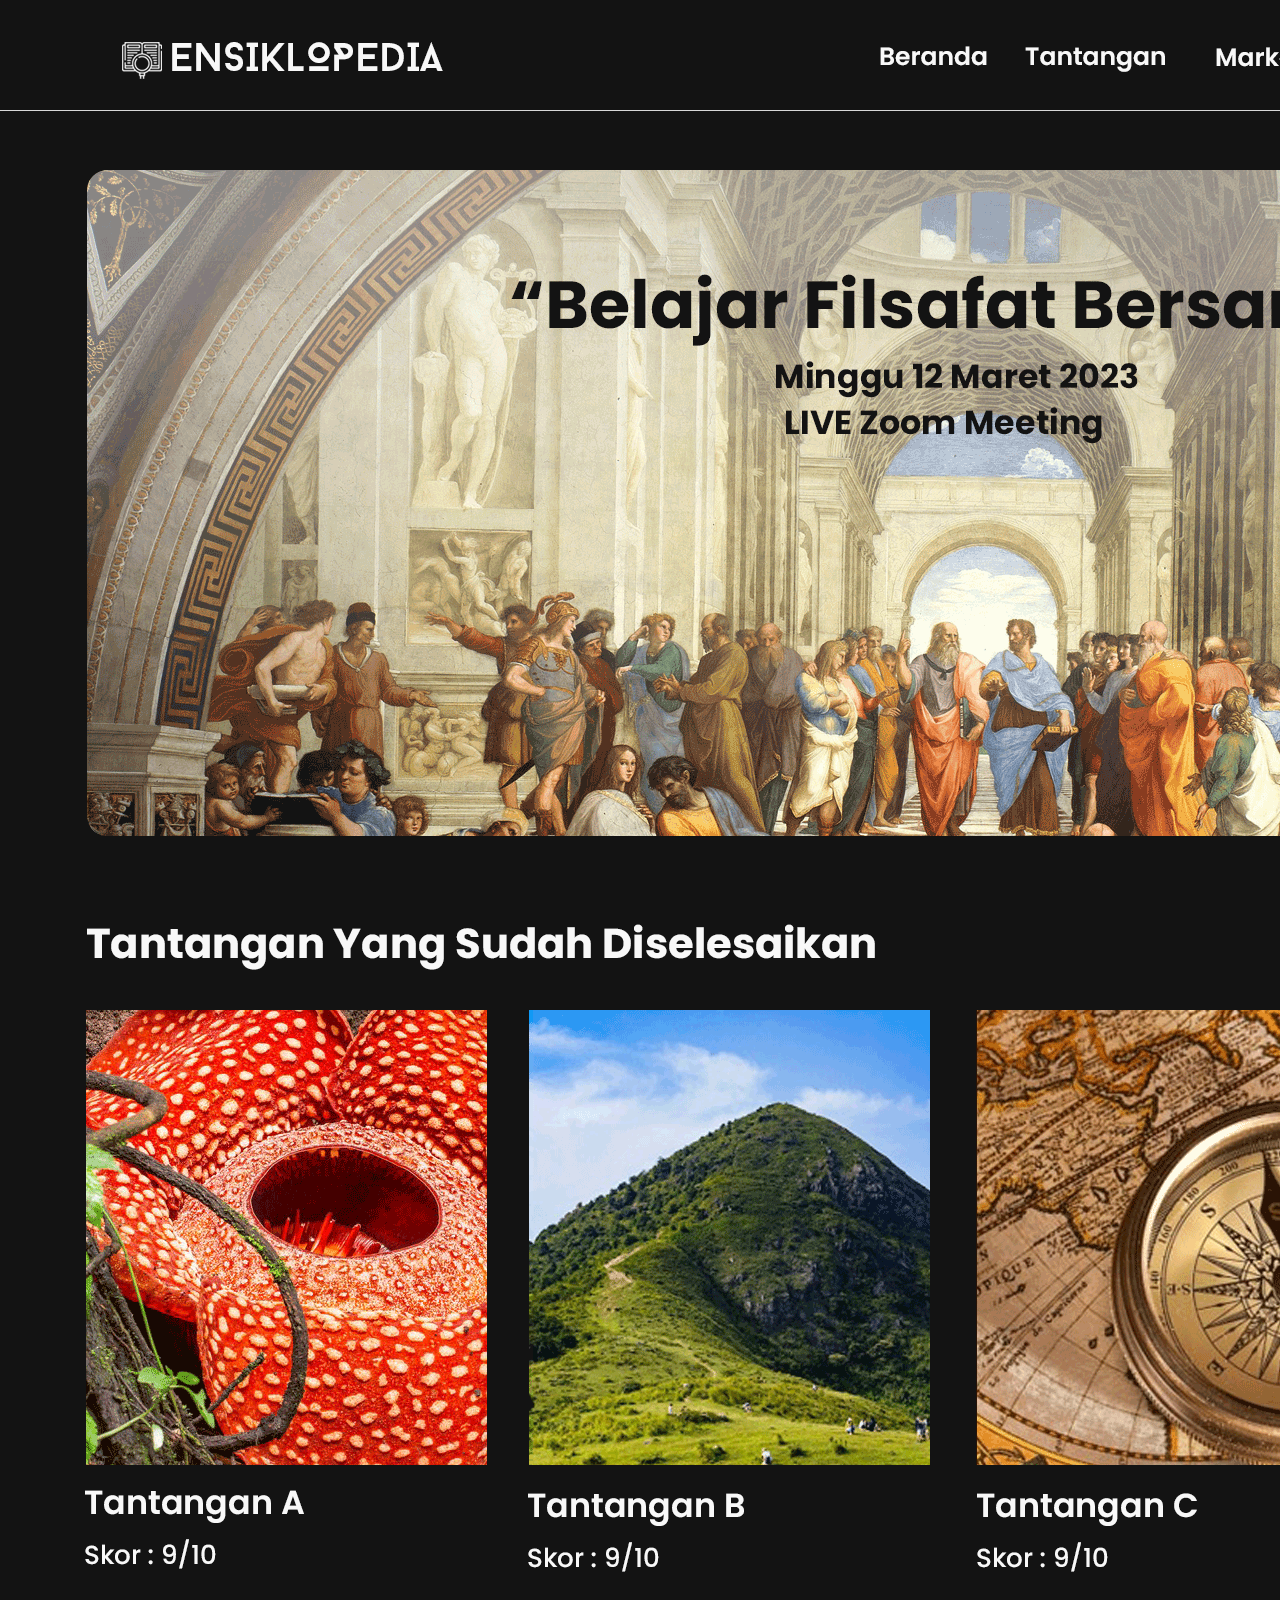
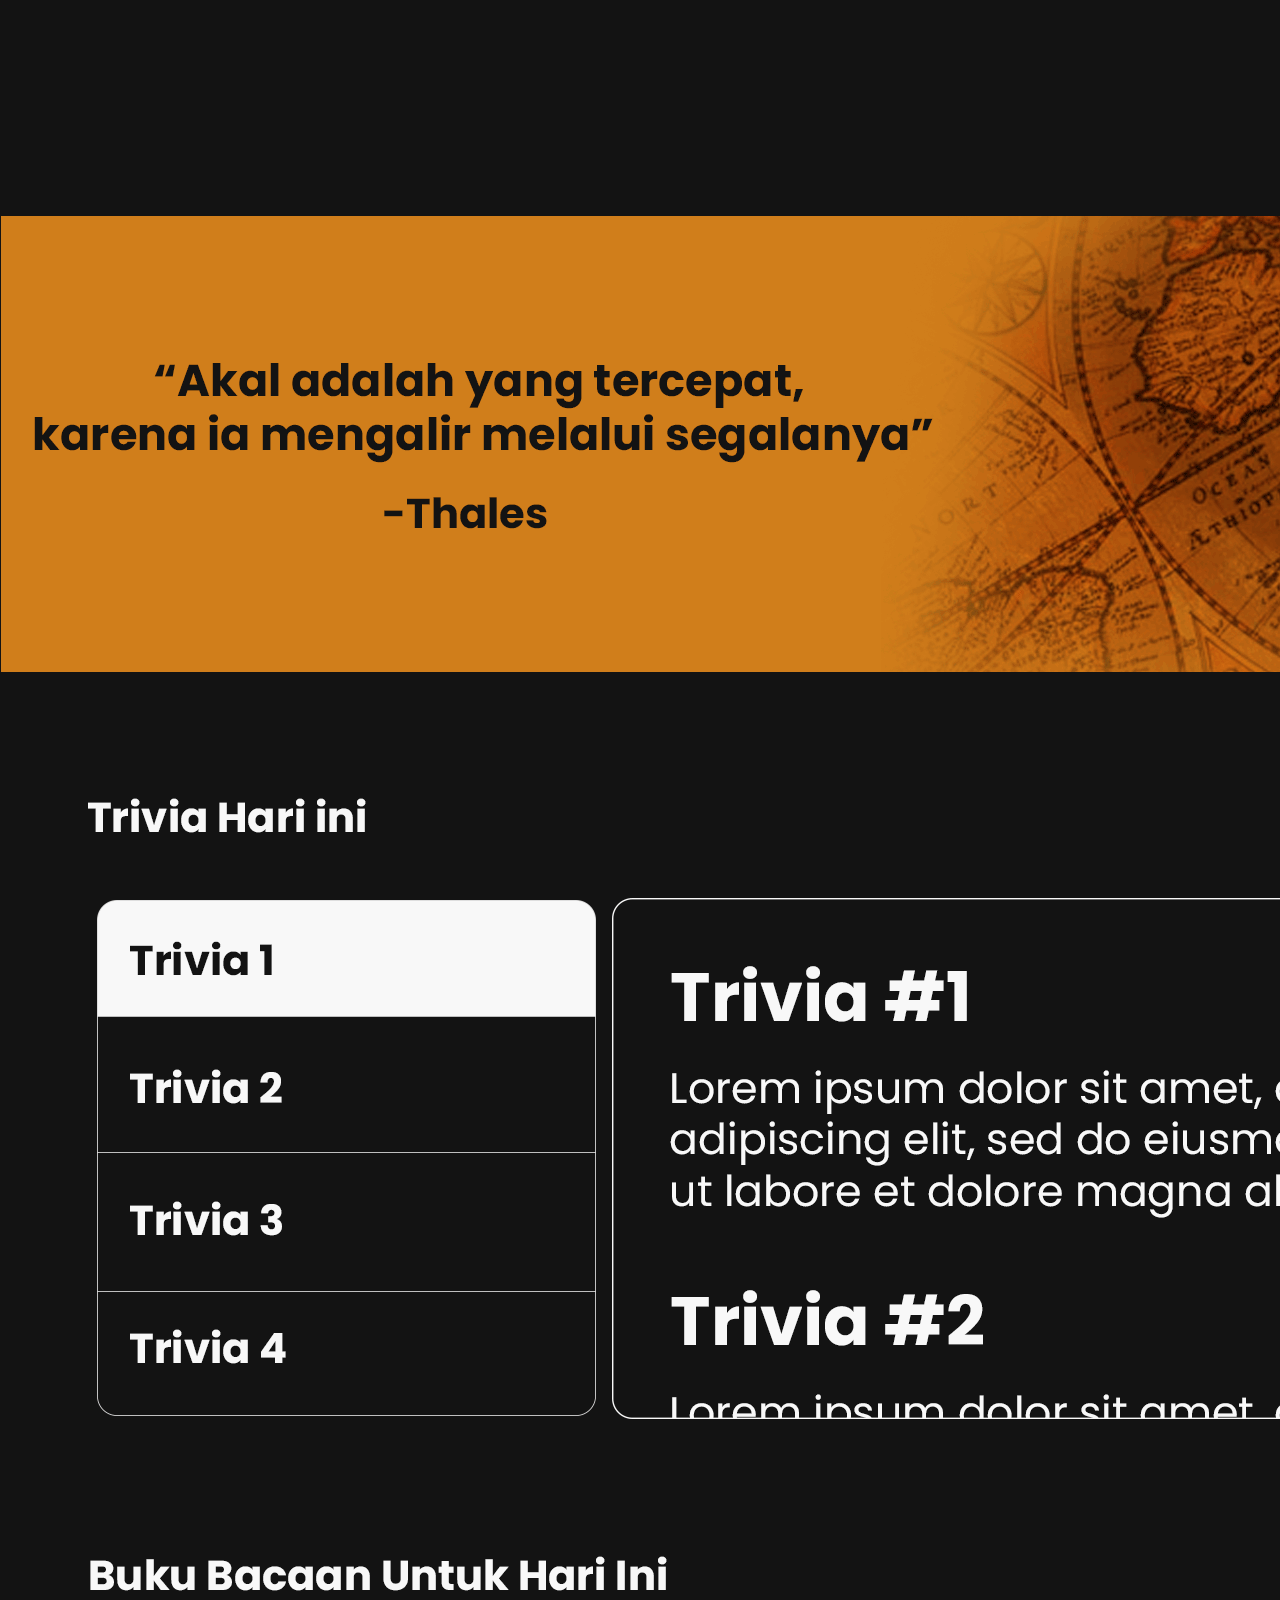
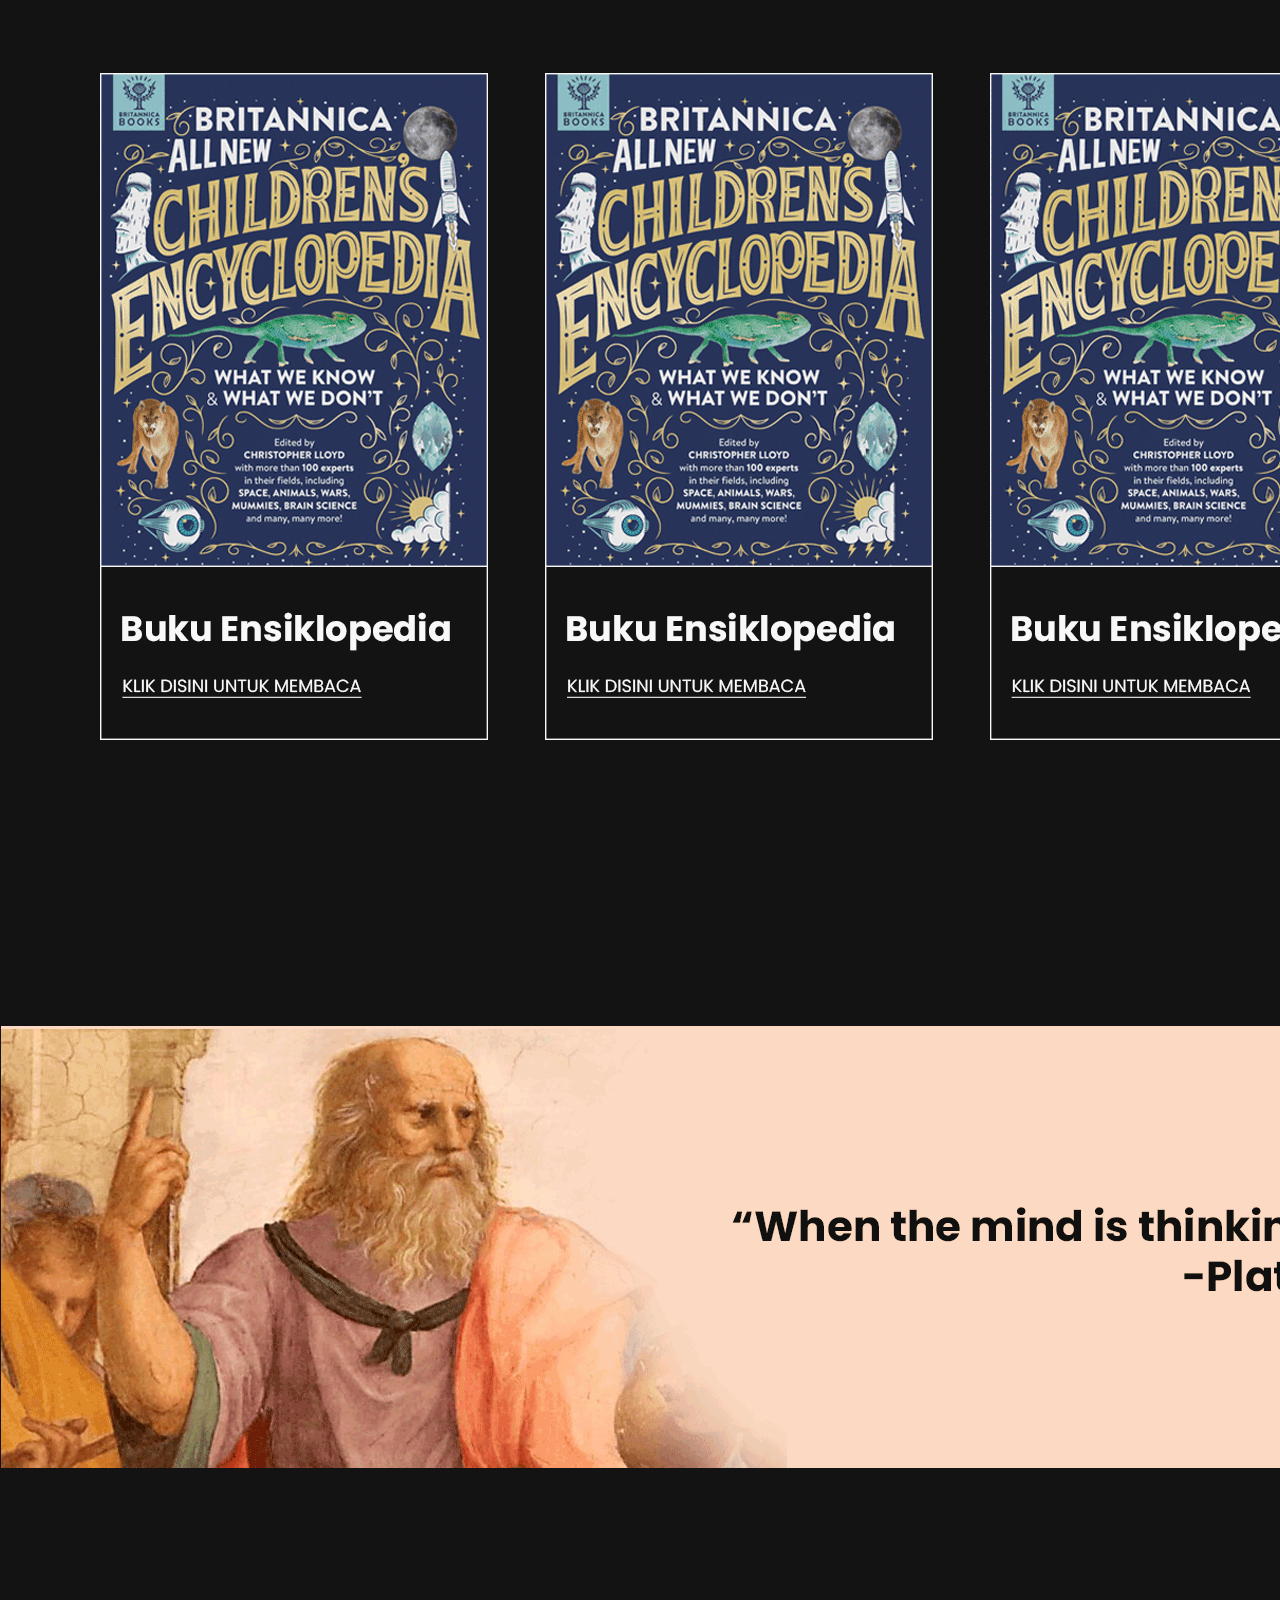
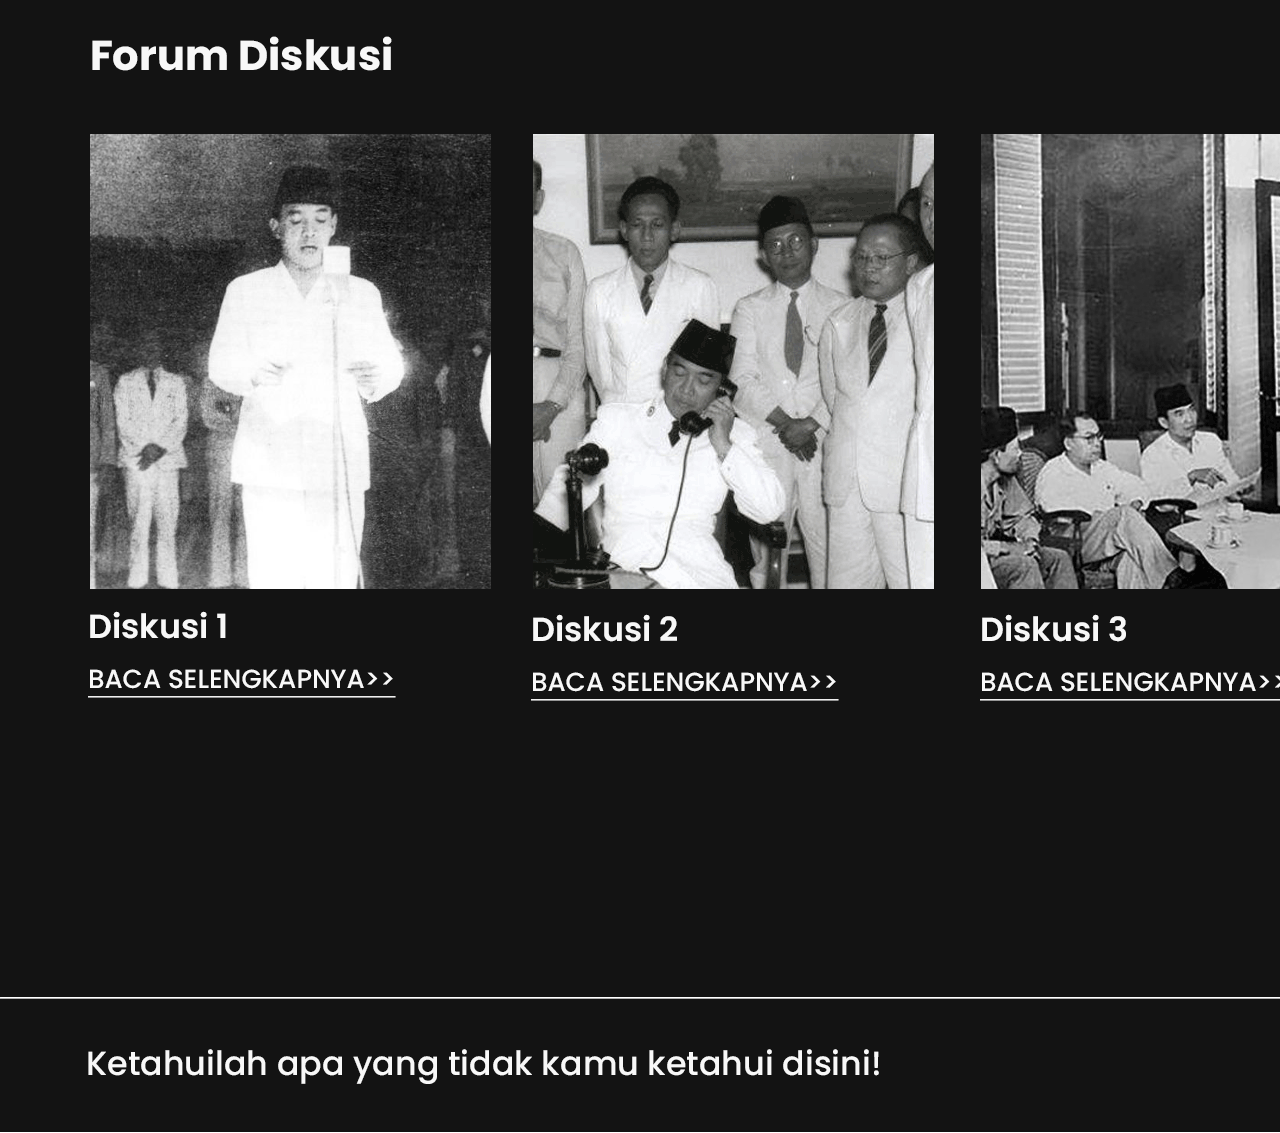
<file: ensiklopedia-slicing.html>
<html>
<head>
<title>ensiklopedia</title>
<meta http-equiv="Content-Type" content="text/html; charset=iso-8859-1">
</head>
<body bgcolor="#FFFFFF" leftmargin="0" topmargin="0" marginwidth="0" marginheight="0">
<!-- ImageReady Slices (ensiklopedia.psd) -->
<table id="Table_01" width="1921" height="5933" border="0" cellpadding="0" cellspacing="0">
	<tr>
		<td colspan="24">
			<img src="images/ensiklopedia-slicing_01.png" width="1920" height="111" alt=""></td>
		<td>
			<img src="images/spacer.gif" width="1" height="111" alt=""></td>
	</tr>
	<tr>
		<td colspan="24">
			<img src="images/ensiklopedia-slicing_02.png" width="1920" height="59" alt=""></td>
		<td>
			<img src="images/spacer.gif" width="1" height="59" alt=""></td>
	</tr>
	<tr>
		<td colspan="3" rowspan="2">
			<img src="images/ensiklopedia-slicing_03.png" width="89" height="840" alt=""></td>
		<td colspan="19">
			<img src="images/ensiklopedia-slicing_04.png" width="1740" height="666" alt=""></td>
		<td colspan="2" rowspan="2">
			<img src="images/ensiklopedia-slicing_05.png" width="91" height="840" alt=""></td>
		<td>
			<img src="images/spacer.gif" width="1" height="666" alt=""></td>
	</tr>
	<tr>
		<td colspan="19">
			<img src="images/ensiklopedia-slicing_06.png" width="1740" height="174" alt=""></td>
		<td>
			<img src="images/spacer.gif" width="1" height="174" alt=""></td>
	</tr>
	<tr>
		<td colspan="2" rowspan="2">
			<img src="images/ensiklopedia-slicing_07.png" width="86" height="806" alt=""></td>
		<td colspan="5">
			<img src="images/ensiklopedia-slicing_08.png" width="401" height="455" alt=""></td>
		<td colspan="2" rowspan="2">
			<img src="images/ensiklopedia-slicing_09.png" width="46" height="806" alt=""></td>
		<td colspan="2">
			<img src="images/ensiklopedia-slicing_10.png" width="397" height="455" alt=""></td>
		<td colspan="2" rowspan="2">
			<img src="images/ensiklopedia-slicing_11.png" width="46" height="806" alt=""></td>
		<td colspan="3">
			<img src="images/ensiklopedia-slicing_12.png" width="401" height="455" alt=""></td>
		<td colspan="2" rowspan="2">
			<img src="images/ensiklopedia-slicing_13.png" width="57" height="806" alt=""></td>
		<td colspan="5">
			<img src="images/ensiklopedia-slicing_14.png" width="399" height="455" alt=""></td>
		<td rowspan="2">
			<img src="images/ensiklopedia-slicing_15.png" width="87" height="806" alt=""></td>
		<td>
			<img src="images/spacer.gif" width="1" height="455" alt=""></td>
	</tr>
	<tr>
		<td colspan="5">
			<img src="images/ensiklopedia-slicing_16.png" width="401" height="351" alt=""></td>
		<td colspan="2">
			<img src="images/ensiklopedia-slicing_17.png" width="397" height="351" alt=""></td>
		<td colspan="3">
			<img src="images/ensiklopedia-slicing_18.png" width="401" height="351" alt=""></td>
		<td colspan="5">
			<img src="images/ensiklopedia-slicing_19.png" width="399" height="351" alt=""></td>
		<td>
			<img src="images/spacer.gif" width="1" height="351" alt=""></td>
	</tr>
	<tr>
		<td rowspan="11">
			<img src="images/ensiklopedia-slicing_20.png" width="1" height="4116" alt=""></td>
		<td colspan="23">
			<img src="images/ensiklopedia-slicing_21.png" width="1919" height="456" alt=""></td>
		<td>
			<img src="images/spacer.gif" width="1" height="456" alt=""></td>
	</tr>
	<tr>
		<td colspan="23">
			<img src="images/ensiklopedia-slicing_22.png" width="1919" height="1001" alt=""></td>
		<td>
			<img src="images/spacer.gif" width="1" height="1001" alt=""></td>
	</tr>
	<tr>
		<td colspan="4" rowspan="3">
			<img src="images/ensiklopedia-slicing_23.png" width="99" height="953" alt=""></td>
		<td>
			<img src="images/ensiklopedia-slicing_24.png" width="384" height="492" alt=""></td>
		<td colspan="4" rowspan="3">
			<img src="images/ensiklopedia-slicing_25.png" width="64" height="953" alt=""></td>
		<td>
			<img src="images/ensiklopedia-slicing_26.png" width="382" height="492" alt=""></td>
		<td colspan="4" rowspan="3">
			<img src="images/ensiklopedia-slicing_27.png" width="60" height="953" alt=""></td>
		<td>
			<img src="images/ensiklopedia-slicing_28.png" width="387" height="492" alt=""></td>
		<td colspan="4" rowspan="3">
			<img src="images/ensiklopedia-slicing_29.png" width="74" height="953" alt=""></td>
		<td rowspan="2">
			<img src="images/ensiklopedia-slicing_30.png" width="377" height="494" alt=""></td>
		<td colspan="3" rowspan="3">
			<img src="images/ensiklopedia-slicing_31.png" width="92" height="953" alt=""></td>
		<td>
			<img src="images/spacer.gif" width="1" height="492" alt=""></td>
	</tr>
	<tr>
		<td rowspan="2">
			<img src="images/ensiklopedia-slicing_32.png" width="384" height="461" alt=""></td>
		<td rowspan="2">
			<img src="images/ensiklopedia-slicing_33.png" width="382" height="461" alt=""></td>
		<td rowspan="2">
			<img src="images/ensiklopedia-slicing_34.png" width="387" height="461" alt=""></td>
		<td>
			<img src="images/spacer.gif" width="1" height="2" alt=""></td>
	</tr>
	<tr>
		<td>
			<img src="images/ensiklopedia-slicing_35.png" width="377" height="459" alt=""></td>
		<td>
			<img src="images/spacer.gif" width="1" height="459" alt=""></td>
	</tr>
	<tr>
		<td colspan="23">
			<img src="images/ensiklopedia-slicing_36.png" width="1919" height="442" alt=""></td>
		<td>
			<img src="images/spacer.gif" width="1" height="442" alt=""></td>
	</tr>
	<tr>
		<td colspan="23">
			<img src="images/ensiklopedia-slicing_37.png" width="1919" height="261" alt=""></td>
		<td>
			<img src="images/spacer.gif" width="1" height="261" alt=""></td>
	</tr>
	<tr>
		<td colspan="13">
			<img src="images/ensiklopedia-slicing_38.png" width="977" height="5" alt=""></td>
		<td colspan="3" rowspan="2">
			<img src="images/ensiklopedia-slicing_39.png" width="409" height="460" alt=""></td>
		<td colspan="7">
			<img src="images/ensiklopedia-slicing_40.png" width="533" height="5" alt=""></td>
		<td>
			<img src="images/spacer.gif" width="1" height="5" alt=""></td>
	</tr>
	<tr>
		<td colspan="3" rowspan="2">
			<img src="images/ensiklopedia-slicing_41.png" width="89" height="863" alt=""></td>
		<td colspan="4">
			<img src="images/ensiklopedia-slicing_42.png" width="406" height="455" alt=""></td>
		<td rowspan="2">
			<img src="images/ensiklopedia-slicing_43.png" width="37" height="863" alt=""></td>
		<td colspan="3">
			<img src="images/ensiklopedia-slicing_44.png" width="402" height="455" alt=""></td>
		<td colspan="2" rowspan="2">
			<img src="images/ensiklopedia-slicing_45.png" width="43" height="863" alt=""></td>
		<td colspan="2" rowspan="2">
			<img src="images/ensiklopedia-slicing_46.png" width="54" height="863" alt=""></td>
		<td colspan="4">
			<img src="images/ensiklopedia-slicing_47.png" width="392" height="455" alt=""></td>
		<td rowspan="2">
			<img src="images/ensiklopedia-slicing_48.png" width="87" height="863" alt=""></td>
		<td>
			<img src="images/spacer.gif" width="1" height="455" alt=""></td>
	</tr>
	<tr>
		<td colspan="4">
			<img src="images/ensiklopedia-slicing_49.png" width="406" height="408" alt=""></td>
		<td colspan="3">
			<img src="images/ensiklopedia-slicing_50.png" width="402" height="408" alt=""></td>
		<td colspan="3">
			<img src="images/ensiklopedia-slicing_51.png" width="409" height="408" alt=""></td>
		<td colspan="4">
			<img src="images/ensiklopedia-slicing_52.png" width="392" height="408" alt=""></td>
		<td>
			<img src="images/spacer.gif" width="1" height="408" alt=""></td>
	</tr>
	<tr>
		<td colspan="23">
			<img src="images/ensiklopedia-slicing_53.png" width="1919" height="135" alt=""></td>
		<td>
			<img src="images/spacer.gif" width="1" height="135" alt=""></td>
	</tr>
	<tr>
		<td>
			<img src="images/spacer.gif" width="1" height="1" alt=""></td>
		<td>
			<img src="images/spacer.gif" width="85" height="1" alt=""></td>
		<td>
			<img src="images/spacer.gif" width="3" height="1" alt=""></td>
		<td>
			<img src="images/spacer.gif" width="1" height="1" alt=""></td>
		<td>
			<img src="images/spacer.gif" width="10" height="1" alt=""></td>
		<td>
			<img src="images/spacer.gif" width="384" height="1" alt=""></td>
		<td>
			<img src="images/spacer.gif" width="3" height="1" alt=""></td>
		<td>
			<img src="images/spacer.gif" width="9" height="1" alt=""></td>
		<td>
			<img src="images/spacer.gif" width="37" height="1" alt=""></td>
		<td>
			<img src="images/spacer.gif" width="15" height="1" alt=""></td>
		<td>
			<img src="images/spacer.gif" width="382" height="1" alt=""></td>
		<td>
			<img src="images/spacer.gif" width="5" height="1" alt=""></td>
		<td>
			<img src="images/spacer.gif" width="41" height="1" alt=""></td>
		<td>
			<img src="images/spacer.gif" width="2" height="1" alt=""></td>
		<td>
			<img src="images/spacer.gif" width="12" height="1" alt=""></td>
		<td>
			<img src="images/spacer.gif" width="387" height="1" alt=""></td>
		<td>
			<img src="images/spacer.gif" width="10" height="1" alt=""></td>
		<td>
			<img src="images/spacer.gif" width="47" height="1" alt=""></td>
		<td>
			<img src="images/spacer.gif" width="7" height="1" alt=""></td>
		<td>
			<img src="images/spacer.gif" width="10" height="1" alt=""></td>
		<td>
			<img src="images/spacer.gif" width="377" height="1" alt=""></td>
		<td>
			<img src="images/spacer.gif" width="1" height="1" alt=""></td>
		<td>
			<img src="images/spacer.gif" width="4" height="1" alt=""></td>
		<td>
			<img src="images/spacer.gif" width="87" height="1" alt=""></td>
		<td></td>
	</tr>
</table>
<!-- End ImageReady Slices -->
</body>
</html>
</file>
